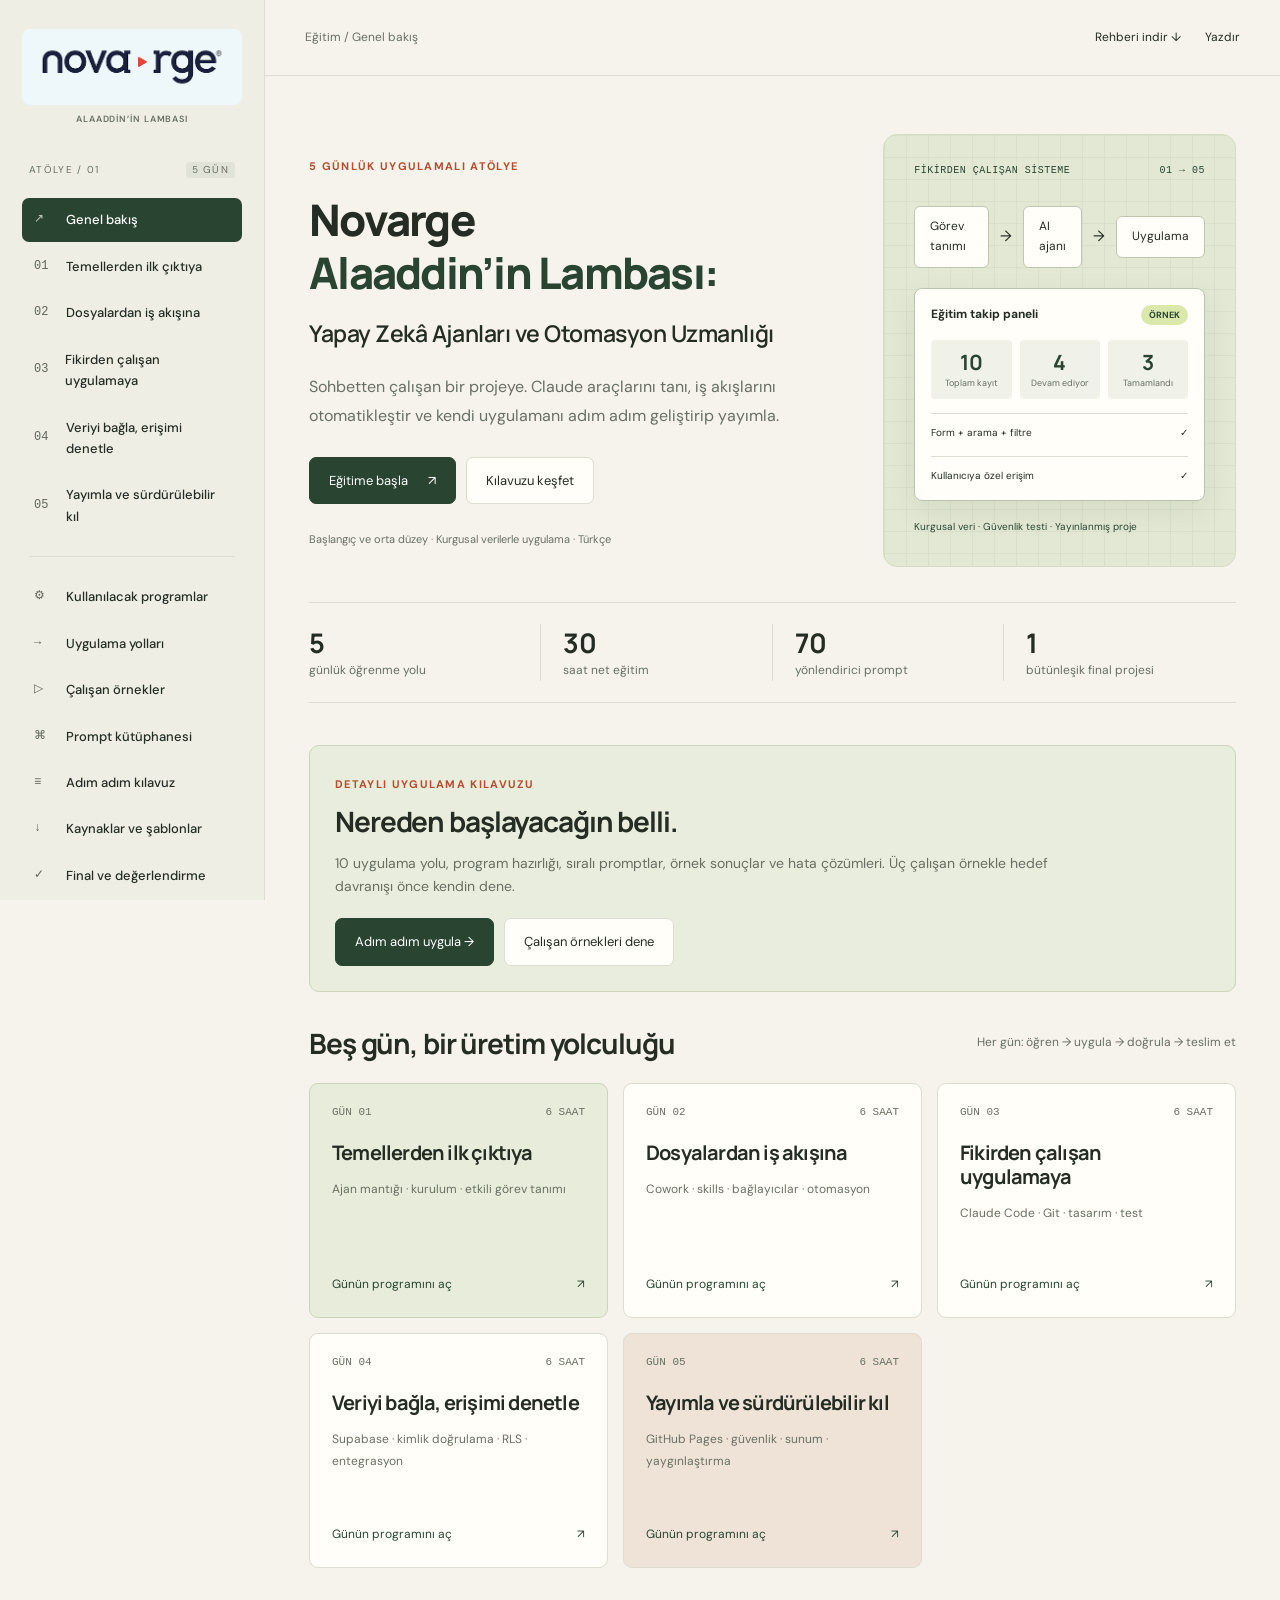
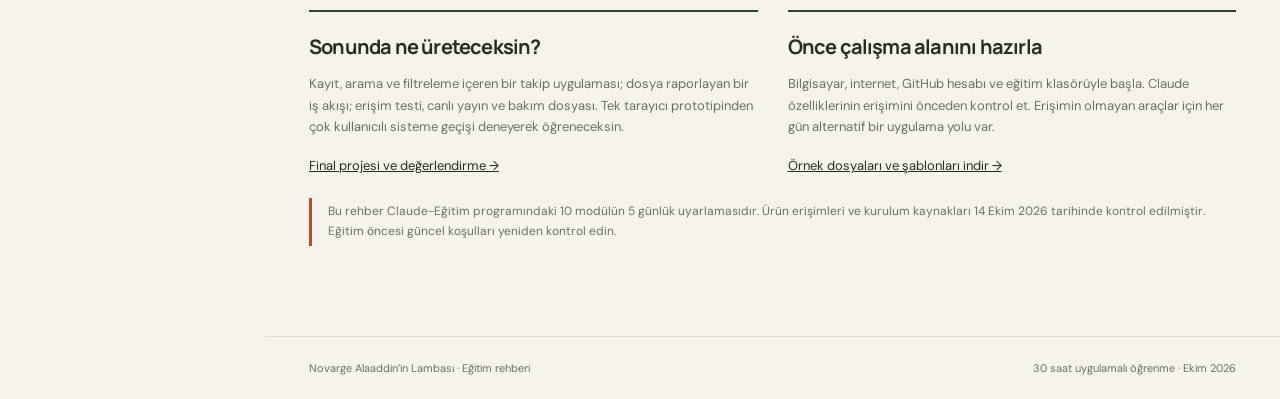
<file: index.html>
<!doctype html>
<html lang="tr">
<head>
<meta charset="utf-8"><meta name="viewport" content="width=device-width,initial-scale=1">
<meta name="theme-color" content="#f4f2e9"><meta name="description" content="Novarge Alaaddin’in Lambası: Yapay Zekâ Ajanları ve Otomasyon Uzmanlığı. 5 günlük eğitim, 70 yönlendirici prompt, 10 ayrıntılı uygulama yolu, program hazırlığı ve 3 çalışan örnek.">
<title>Novarge Alaaddin’in Lambası: Yapay Zekâ Ajanları ve Otomasyon Uzmanlığı</title>
<link rel="icon" href="assets/novarge-logo.png" type="image/png"><link rel="stylesheet" href="style.css?v=novarge-logo-3">
<script src="content.js?v=kilavuz-2" defer></script><script src="practical.js?v=kilavuz-2" defer></script><script src="practical-ui.js?v=kilavuz-2" defer></script><script src="app.js?v=kilavuz-2" defer></script>
</head>
<body>
<a class="skip" href="#main">İçeriğe geç</a>
<aside id="sidebar">
<a href="#genel" class="brand brand-with-logo" aria-label="Novarge Alaaddin’in Lambası ana sayfa"><img class="novarge-logo" src="assets/novarge-logo.png" alt="Novarge" width="447" height="447"><small>ALAADDİN’İN LAMBASI</small></a>
<div class="edition">ATÖLYE / 01 <span>5 GÜN</span></div>
<nav aria-label="Eğitim menüsü" id="nav"></nav>
<div class="sidebar-bottom"><div class="progress-title"><span>Çalışma ilerlemen</span><strong id="progress-text">0 / 20</strong></div><progress id="progress" max="20" value="0" aria-label="Tamamlanan kontrol maddeleri"></progress><p>İlerleme ve notlar bu tarayıcıda tutulur.</p><a href="https://github.com/gencbeyinlernet/alaattinklavuz" target="_blank" rel="noopener">GitHub deposu ↗</a></div>
</aside>
<div class="workspace">
<header class="topbar"><button id="menu-toggle" class="mobile-menu" aria-expanded="false" aria-controls="sidebar">☰ Menü</button><a class="mobile-logo" href="#genel" aria-label="Novarge ana sayfa"><img src="assets/novarge-logo.png" alt="Novarge" width="447" height="447"></a><span id="breadcrumb">Eğitim / Genel bakış</span><div class="top-actions"><a href="downloads/egitim-rehberi.md" download>Rehberi indir ↓</a><button id="print" class="text-button">Yazdır</button></div></header>
<main id="main" tabindex="-1"></main>
<footer><span>Novarge Alaaddin’in Lambası · Eğitim rehberi</span><span>30 saat uygulamalı öğrenme · Ekim 2026</span></footer>
</div>
<div id="toast" role="status" aria-live="polite"></div>
<noscript><p class="no-script">Etkileşimli rehber için JavaScript’i etkinleştirin veya <a href="downloads/egitim-rehberi.md">tam eğitim metnini indirin</a>.</p></noscript>
</body></html>
</file>
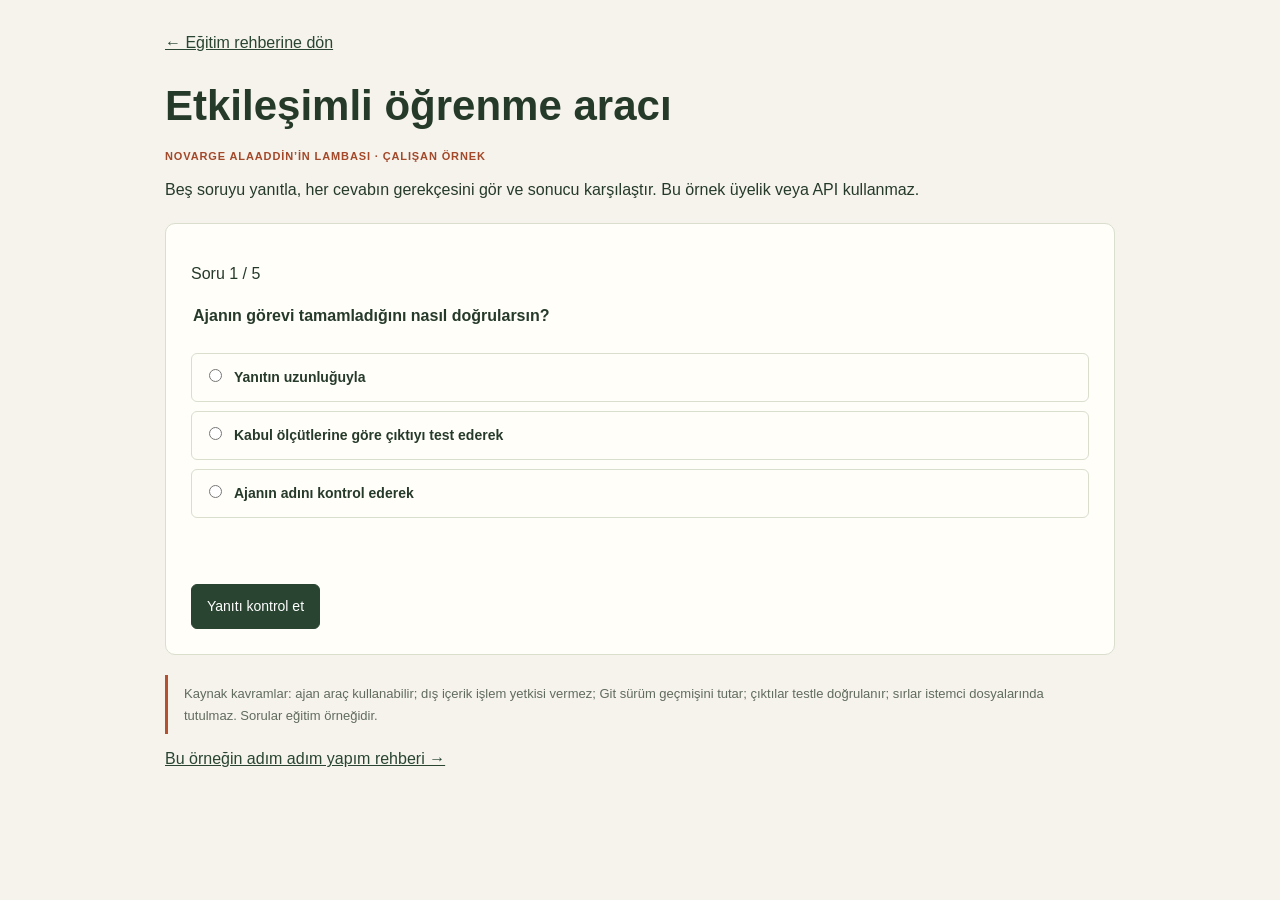
<file: examples/ogrenme.html>
<!doctype html><html lang="tr"><head><meta charset="utf-8"><meta name="viewport" content="width=device-width,initial-scale=1"><title>Çalışan öğrenme aracı | Novarge Alaaddin’in Lambası</title><link rel="stylesheet" href="demo.css"><script src="ogrenme.js" defer></script></head><body><main><a href="../index.html#ornekler">← Eğitim rehberine dön</a><h1>Etkileşimli öğrenme aracı</h1><p class="eyebrow">NOVARGE ALAADDİN’İN LAMBASI · ÇALIŞAN ÖRNEK</p><p>Beş soruyu yanıtla, her cevabın gerekçesini gör ve sonucu karşılaştır. Bu örnek üyelik veya API kullanmaz.</p><section class="panel" id="question"><p id="counter"></p><fieldset><legend id="question-text"></legend><div id="answers"></div></fieldset><div id="feedback" role="status" aria-live="polite"></div><div class="actions"><button id="check">Yanıtı kontrol et</button><button id="next" hidden>Sonraki soru</button></div></section><section class="panel" id="result" hidden><h2>Tamamladın</h2><p>Puanın: <strong id="score"></strong></p><button id="restart">Yeniden başlat</button></section><p class="notice">Kaynak kavramlar: ajan araç kullanabilir; dış içerik işlem yetkisi vermez; Git sürüm geçmişini tutar; çıktılar testle doğrulanır; sırlar istemci dosyalarında tutulmaz. Sorular eğitim örneğidir.</p><a href="../index.html#atolyeler/ogrenme-araci">Bu örneğin adım adım yapım rehberi →</a></main></body></html>
</file>
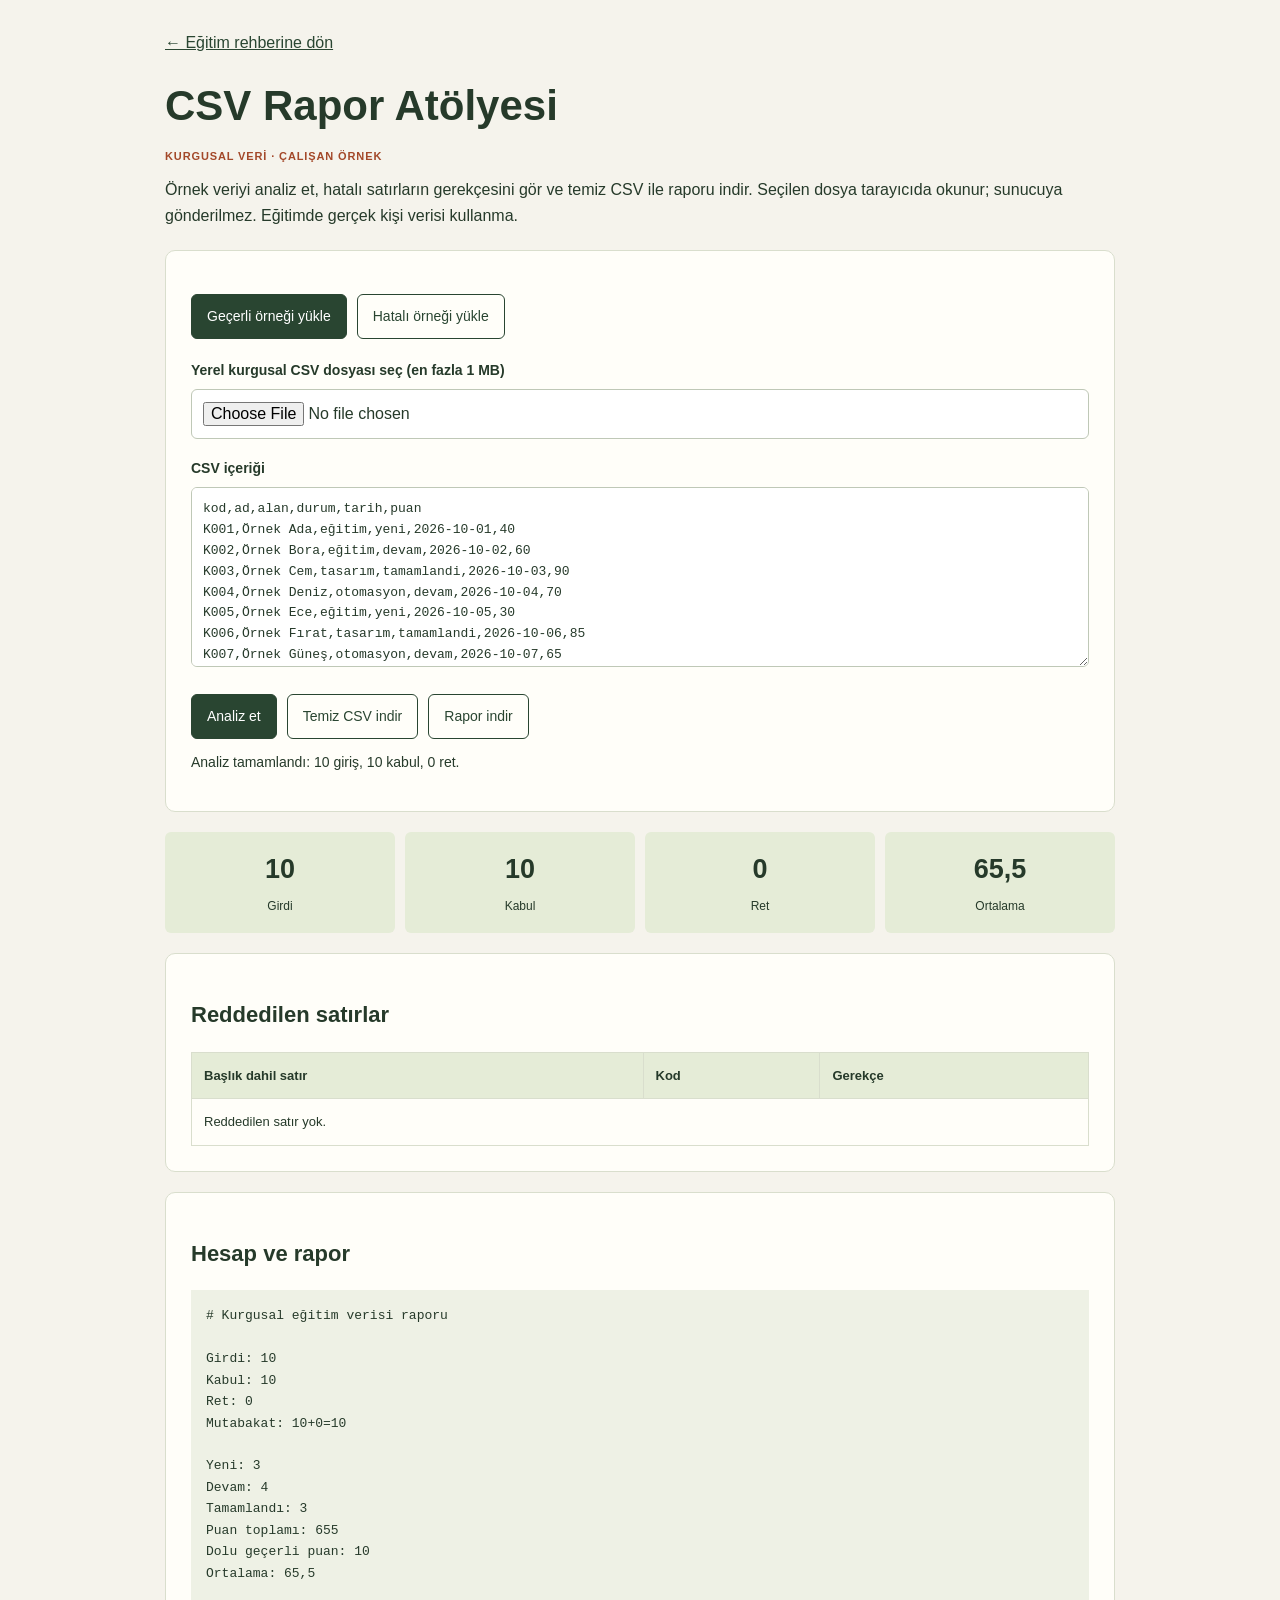
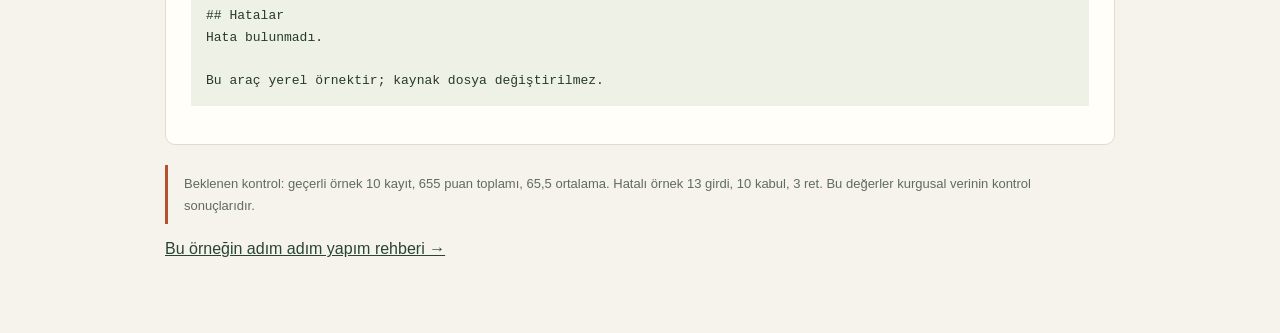
<file: examples/rapor.html>
<!doctype html><html lang="tr"><head><meta charset="utf-8"><meta name="viewport" content="width=device-width,initial-scale=1"><title>CSV Rapor Atölyesi | Novarge Alaaddin’in Lambası</title><link rel="stylesheet" href="demo.css"><script src="sample.js" defer></script><script src="csv-core.js" defer></script><script src="rapor.js" defer></script></head><body><main><a href="../index.html#ornekler">← Eğitim rehberine dön</a><h1>CSV Rapor Atölyesi</h1><p class="eyebrow">KURGUSAL VERİ · ÇALIŞAN ÖRNEK</p><p>Örnek veriyi analiz et, hatalı satırların gerekçesini gör ve temiz CSV ile raporu indir. Seçilen dosya tarayıcıda okunur; sunucuya gönderilmez. Eğitimde gerçek kişi verisi kullanma.</p><section class="panel"><div class="actions"><button id="load-valid">Geçerli örneği yükle</button><button id="load-invalid" class="secondary">Hatalı örneği yükle</button></div><label for="csv-file" style="margin-top:20px">Yerel kurgusal CSV dosyası seç (en fazla 1 MB)</label><input id="csv-file" type="file" accept=".csv,text/csv"><label for="csv-input" style="margin-top:18px">CSV içeriği</label><textarea id="csv-input" spellcheck="false"></textarea><div class="actions"><button id="analyse">Analiz et</button><button id="export-csv" class="secondary" disabled>Temiz CSV indir</button><button id="export-report" class="secondary" disabled>Rapor indir</button></div><div id="feedback" role="status" aria-live="polite"></div></section><section id="results" hidden><div class="stats" id="stats"></div><section class="panel"><h2>Reddedilen satırlar</h2><div class="table-wrap"><table><thead><tr><th>Başlık dahil satır</th><th>Kod</th><th>Gerekçe</th></tr></thead><tbody id="error-rows"></tbody></table></div></section><section class="panel"><h2>Hesap ve rapor</h2><pre id="report-preview"></pre></section></section><p class="notice">Beklenen kontrol: geçerli örnek 10 kayıt, 655 puan toplamı, 65,5 ortalama. Hatalı örnek 13 girdi, 10 kabul, 3 ret. Bu değerler kurgusal verinin kontrol sonuçlarıdır.</p><a href="../index.html#atolyeler/csv-rapor">Bu örneğin adım adım yapım rehberi →</a></main></body></html>
</file>
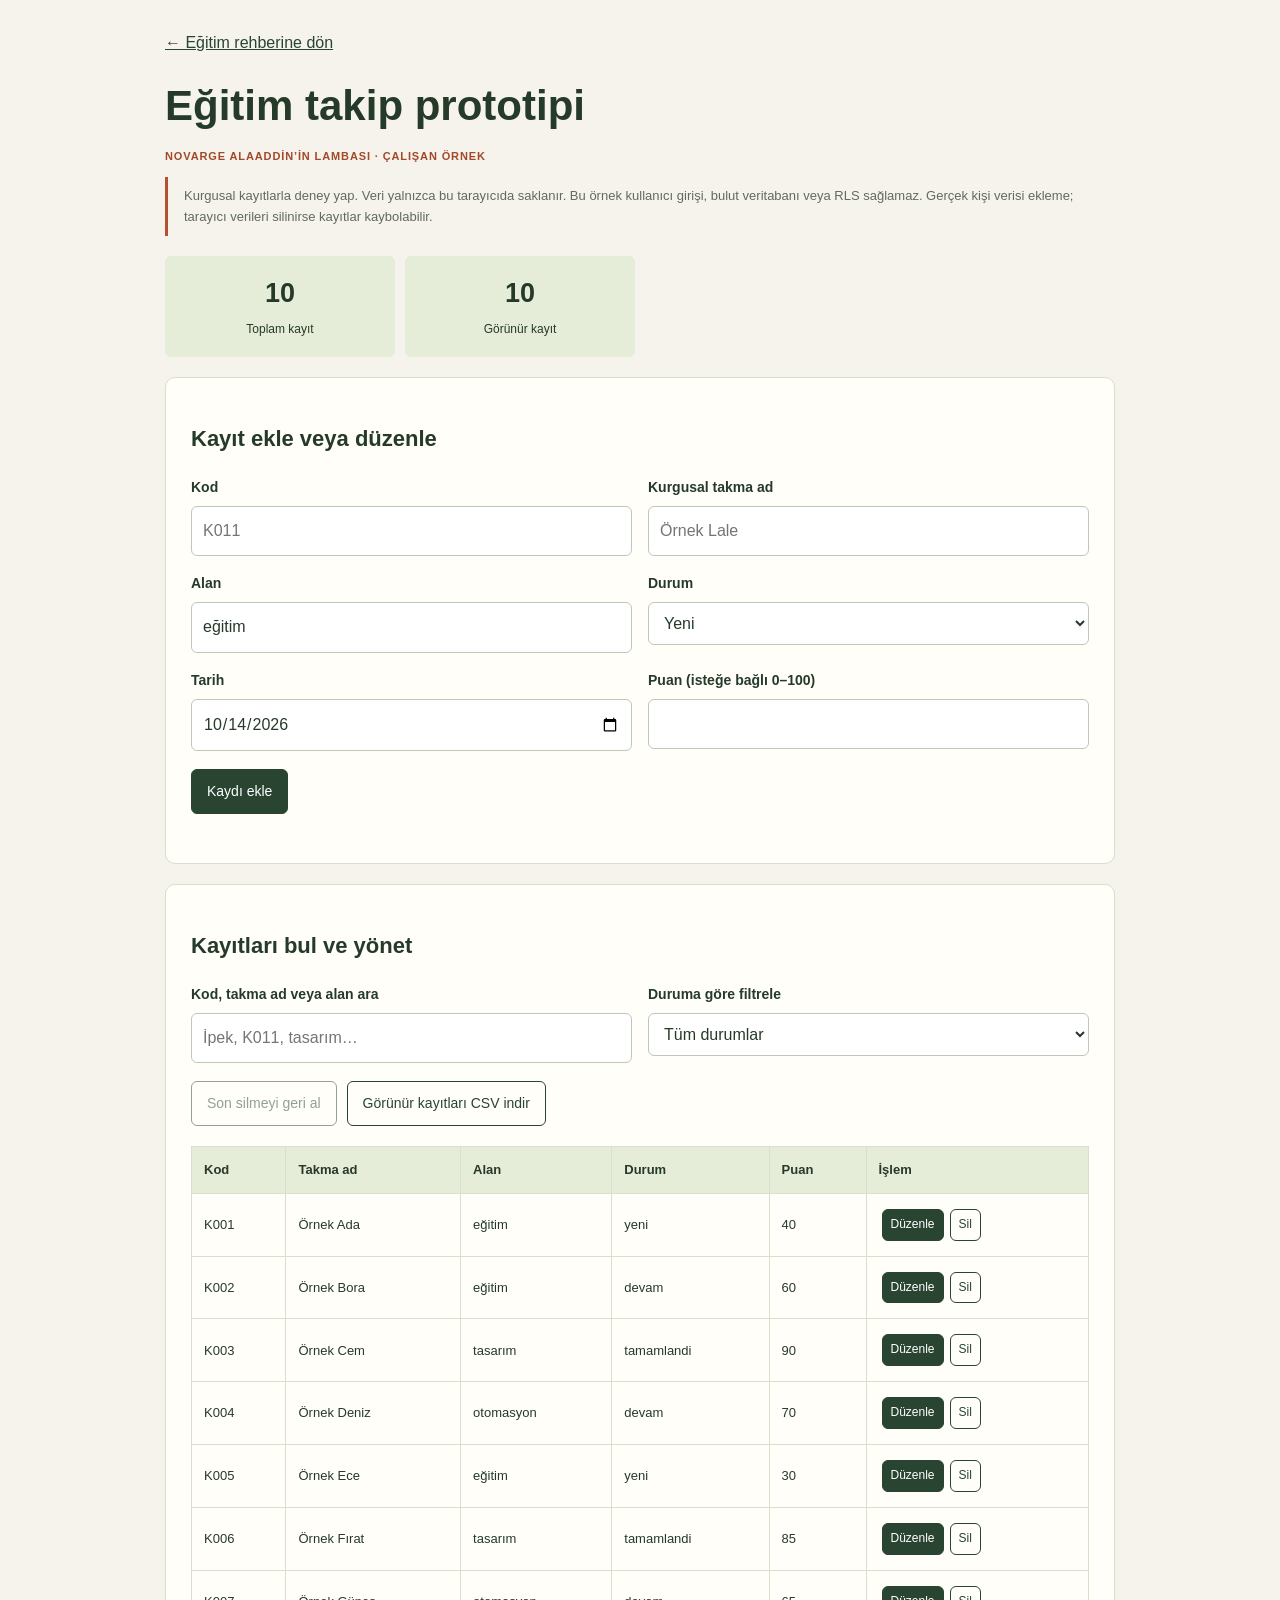
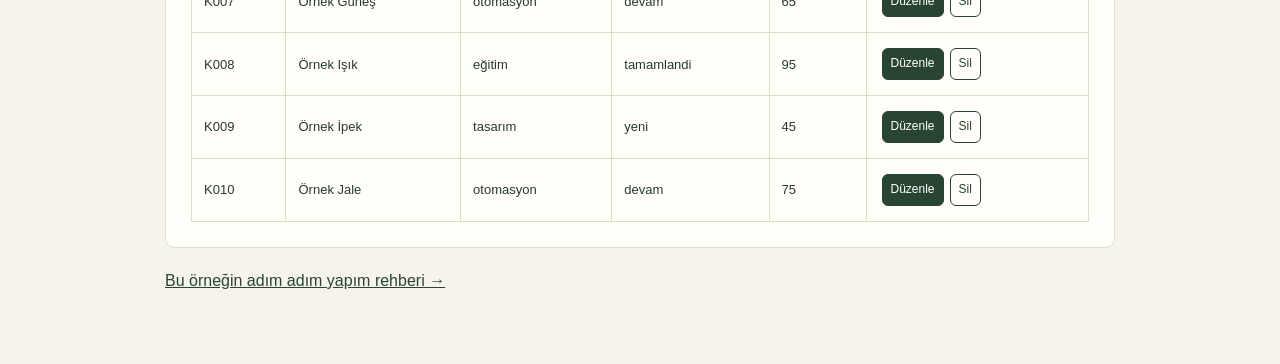
<file: examples/takip.html>
<!doctype html><html lang="tr"><head><meta charset="utf-8"><meta name="viewport" content="width=device-width,initial-scale=1"><title>Eğitim takip prototipi | Novarge Alaaddin’in Lambası</title><link rel="stylesheet" href="demo.css"><script src="sample.js" defer></script><script src="csv-core.js" defer></script><script src="takip.js" defer></script></head><body><main><a href="../index.html#ornekler">← Eğitim rehberine dön</a><h1>Eğitim takip prototipi</h1><p class="eyebrow">NOVARGE ALAADDİN’İN LAMBASI · ÇALIŞAN ÖRNEK</p><p class="notice">Kurgusal kayıtlarla deney yap. Veri yalnızca bu tarayıcıda saklanır. Bu örnek kullanıcı girişi, bulut veritabanı veya RLS sağlamaz. Gerçek kişi verisi ekleme; tarayıcı verileri silinirse kayıtlar kaybolabilir.</p><div class="stats"><div class="stat"><strong id="total">0</strong><span>Toplam kayıt</span></div><div class="stat"><strong id="visible-count">0</strong><span>Görünür kayıt</span></div></div><section class="panel" id="form-panel"><h2>Kayıt ekle veya düzenle</h2><form id="record-form" novalidate><div class="grid"><div><label for="kod">Kod</label><input id="kod" required maxlength="32" placeholder="K011"></div><div><label for="ad">Kurgusal takma ad</label><input id="ad" required maxlength="80" placeholder="Örnek Lale"></div><div><label for="alan">Alan</label><input id="alan" value="eğitim" maxlength="80"></div><div><label for="durum">Durum</label><select id="durum"><option value="yeni">Yeni</option><option value="devam">Devam</option><option value="tamamlandi">Tamamlandı</option></select></div><div><label for="tarih">Tarih</label><input id="tarih" type="date" required></div><div><label for="puan">Puan (isteğe bağlı 0–100)</label><input id="puan" type="number" min="0" max="100" step="1"></div></div><div class="actions"><button id="submit" type="submit">Kaydı ekle</button><button id="cancel-edit" type="button" class="secondary" hidden>Düzenlemeyi iptal et</button></div></form><div id="feedback" role="status" aria-live="polite"></div></section><section class="panel"><h2>Kayıtları bul ve yönet</h2><div class="grid"><div><label for="search">Kod, takma ad veya alan ara</label><input id="search" type="search" placeholder="İpek, K011, tasarım…"></div><div><label for="status-filter">Duruma göre filtrele</label><select id="status-filter"><option value="all">Tüm durumlar</option><option value="yeni">Yeni</option><option value="devam">Devam</option><option value="tamamlandi">Tamamlandı</option></select></div></div><div class="actions"><button id="undo" class="secondary" disabled>Son silmeyi geri al</button><button id="export" class="secondary">Görünür kayıtları CSV indir</button></div><div class="table-wrap" style="margin-top:20px"><table><thead><tr><th>Kod</th><th>Takma ad</th><th>Alan</th><th>Durum</th><th>Puan</th><th>İşlem</th></tr></thead><tbody id="rows"></tbody></table></div></section><a href="../index.html#atolyeler/takip-prototip">Bu örneğin adım adım yapım rehberi →</a></main></body></html>
</file>
<file: style.css>
@import url('https://fonts.googleapis.com/css2?family=DM+Sans:wght@400;500;600;700&family=Manrope:wght@400;500;600;700;800&display=swap');
:root{--bg:#f5f3ec;--paper:#fffef9;--ink:#242c23;--muted:#697063;--line:#dddcd1;--green:#294531;--lime:#dbe8ac;--orange:#b64d2c;--sidebar:265px}
*{box-sizing:border-box}body{margin:0;background:var(--bg);color:var(--ink);font:15px/1.65 'DM Sans',Arial,sans-serif}h1,h2,h3,h4{font-family:Manrope,Arial,sans-serif;line-height:1.2;letter-spacing:-.04em}h1{font-size:clamp(36px,4vw,60px);margin:16px 0 23px;font-weight:800}h2{font-size:28px;margin:0 0 22px}h3{font-size:20px;margin:0 0 14px}p{margin:0 0 16px}a{color:inherit;text-decoration:none}a:hover{text-decoration:underline}button,input,select,textarea{font:inherit}button,a,input,select,textarea{ -webkit-tap-highlight-color:transparent}button{cursor:pointer}button:focus-visible,a:focus-visible,input:focus-visible,select:focus-visible,textarea:focus-visible,summary:focus-visible{outline:3px solid var(--orange);outline-offset:4px}button{border:1px solid var(--line);background:var(--paper);color:var(--ink);border-radius:7px;padding:8px 14px}button:hover{background:var(--lime)}.skip{position:fixed;top:-100px;left:20px;z-index:99;background:var(--green);color:white;padding:12px}.skip:focus{top:10px}#sidebar{width:var(--sidebar);position:fixed;inset:0 auto 0 0;background:#eeeee4;border-right:1px solid var(--line);padding:29px 22px 20px;display:flex;flex-direction:column;z-index:20;overflow:auto}.brand{display:flex;align-items:center;gap:12px;font-size:14px;font-weight:800;letter-spacing:.03em}.brand small{display:block;font-size:9px;color:var(--muted);letter-spacing:.09em;font-weight:600;margin-top:3px}.brand-icon{font-size:34px;line-height:1;background:var(--lime);padding:4px 9px;border-radius:11px;color:var(--green)}.edition{font-size:10px;letter-spacing:.13em;margin:35px 7px 17px;color:var(--muted);display:flex;justify-content:space-between}.edition span{background:#e2e3d8;border-radius:4px;padding:0 6px}nav a{display:flex;padding:11px 12px;border-radius:7px;align-items:center;gap:13px;margin:3px 0;font-size:13px;font-weight:500}nav a:hover{background:#e3e6d9;text-decoration:none}nav a.active{background:var(--green);color:white}nav a .nav-num{font:12px/1.3 monospace;opacity:.7;width:19px}nav .divider{border-top:1px solid var(--line);margin:18px 7px}.sidebar-bottom{margin-top:auto;padding:30px 5px 0;font-size:11px;color:var(--muted)}.progress-title{display:flex;justify-content:space-between}.progress-title strong{color:var(--ink)}progress{width:100%;height:6px;margin:12px 0;border:0;border-radius:4px;accent-color:var(--green)}progress::-webkit-progress-bar{background:#d8dacd;border-radius:4px}progress::-webkit-progress-value{background:var(--green);border-radius:4px}.sidebar-bottom a{color:var(--green);font-size:12px}.workspace{margin-left:var(--sidebar)}.topbar{min-height:76px;border-bottom:1px solid var(--line);padding:20px 40px;display:flex;justify-content:space-between;align-items:center;font-size:12px;color:var(--muted);gap:20px}.top-actions{display:flex;gap:24px;align-items:center;color:var(--ink)}.text-button{border:0;background:none;padding:0;font-size:12px}.mobile-menu{display:none}main{padding:38px 44px 70px;max-width:1330px;margin:auto;min-height:80vh}footer{display:flex;justify-content:space-between;padding:22px 44px;border-top:1px solid var(--line);font-size:11px;color:var(--muted);gap:15px}.eyebrow{font-size:11px;letter-spacing:.12em;text-transform:uppercase;font-weight:700;color:var(--orange)}.hero{display:grid;grid-template-columns:1.3fr .85fr;gap:35px;align-items:center;padding:20px 0 35px}.hero h1{max-width:650px}.hero h1 em{font-style:normal;color:var(--green)}.hero-copy{max-width:620px;color:var(--muted);font-size:16px;line-height:1.8}.primary,.secondary{display:inline-flex;align-items:center;justify-content:center;border-radius:7px;padding:12px 19px;font-size:13px;gap:20px;min-height:47px}.primary{background:var(--green);color:white;border:1px solid var(--green)}.primary:hover{background:#1d3424;text-decoration:none}.secondary{border:1px solid var(--line);background:var(--paper)}.cta-row{display:flex;gap:10px;margin:26px 0}.hero-note{font-size:11px;color:var(--muted)}.blueprint{background:#e3e8d4;border-radius:14px;padding:30px;position:relative;overflow:hidden;min-height:318px;border:1px solid #d5dcc4}.blueprint:before{content:'';position:absolute;inset:0;background-image:linear-gradient(#b6c1a332 1px,transparent 1px),linear-gradient(90deg,#b6c1a332 1px,transparent 1px);background-size:22px 22px}.blueprint>*{position:relative}.blueprint-title{display:flex;justify-content:space-between;font:10px monospace;color:var(--green);letter-spacing:.05em}.flow-line{display:flex;gap:11px;margin:30px 0 20px;align-items:center}.flow-chip{background:var(--paper);padding:10px 15px;border:1px solid #bdc7ae;font-size:12px;border-radius:6px}.mini-app{background:var(--paper);border:1px solid #b8c5ae;border-radius:8px;box-shadow:0 10px 30px #263a2514;padding:16px}.mini-app-head{display:flex;justify-content:space-between;align-items:center;font-size:12px;font-weight:700;margin-bottom:15px}.mini-app-head span{font-size:9px;color:var(--green);background:var(--lime);padding:3px 8px;border-radius:10px}.mini-data{display:grid;grid-template-columns:1fr 1fr 1fr;gap:8px}.mini-data div{background:#f0f1e8;border-radius:4px;text-align:center;padding:8px;font-size:9px;color:var(--muted)}.mini-data strong{font:700 21px Manrope;display:block;color:var(--green)}.mini-row{display:flex;justify-content:space-between;border-top:1px solid var(--line);font-size:10px;margin-top:14px;padding-top:11px}.mini-caption{font-size:10px;color:var(--green);margin-top:18px}.stats{display:grid;grid-template-columns:repeat(4,1fr);border-top:1px solid var(--line);border-bottom:1px solid var(--line);margin:0 0 42px;padding:21px 0}.stat{border-right:1px solid var(--line);padding:0 22px}.stat:first-child{padding-left:0}.stat:last-child{border:0}.stat strong{font:700 27px Manrope}.stat span{display:block;font-size:12px;color:var(--muted)}.section-head{display:flex;justify-content:space-between;align-items:center;gap:20px;margin:10px 0 23px}.section-head h2{margin:0}.section-head p{margin:0;font-size:12px;color:var(--muted)}.day-grid{display:grid;grid-template-columns:repeat(3,1fr);gap:15px}.day-card{display:flex;flex-direction:column;border:1px solid var(--line);background:var(--paper);border-radius:9px;padding:22px;min-height:235px}.day-card:hover{border-color:var(--green);text-decoration:none}.day-card .day-top{display:flex;justify-content:space-between;font:11px monospace;margin-bottom:23px;color:var(--muted)}.day-card h3{font-size:20px}.day-card p{font-size:12px;color:var(--muted);line-height:1.8;margin-bottom:23px}.day-card .card-link{margin-top:auto;font-size:12px;color:var(--green);display:flex;justify-content:space-between}.day-card:first-child{background:#e7edda;border-color:#cbd4ba}.day-card:last-child{background:#efe3d7}.bottom-grid{display:grid;grid-template-columns:1fr 1fr;gap:30px;margin-top:42px}.simple-panel{border-top:2px solid var(--green);padding-top:23px}.simple-panel p{font-size:13px;color:var(--muted)}.simple-panel a{font-size:13px;text-decoration:underline}.tag{display:inline-block;border:1px solid var(--line);padding:3px 10px;border-radius:5px;font-size:11px;color:var(--muted);margin:0 6px 7px 0}.page-intro{max-width:860px;margin:10px 0 30px}.page-intro h1{font-size:clamp(32px,3.6vw,48px)}.page-intro p{color:var(--muted);font-size:15px}.page-intro .tag{background:var(--paper)}.subnav{display:flex;gap:10px;flex-wrap:wrap;margin:25px 0 32px}.subnav a{padding:7px 12px;border:1px solid var(--line);border-radius:6px;background:var(--paper);font-size:12px}.content-section{margin:35px 0}.outcomes{display:grid;grid-template-columns:1fr 1fr;gap:12px;list-style:none;padding:0}.outcomes li{font-size:13px;padding:13px 18px;background:#e8eddc;border-radius:7px}.outcomes li:before{content:'↗';margin-right:12px;color:var(--green)}.schedule{border:1px solid var(--line);border-radius:9px;overflow:hidden;background:var(--paper)}.session{display:grid;grid-template-columns:115px 1fr;gap:20px;border-bottom:1px solid var(--line);padding:20px}.session:last-child{border:0}.session time{font-size:12px;font-weight:600;color:var(--green)}.session time small{display:block;color:var(--muted);font-weight:400}.session h3{font-size:16px;margin-bottom:7px;letter-spacing:-.02em}.session p{font-size:13px;color:var(--muted);margin:0}.notice{border-left:3px solid var(--orange);padding:4px 16px;margin:20px 0;font-size:12px;color:var(--muted)}.lab{margin:17px 0;padding:25px;border:1px solid var(--line);border-radius:9px;background:var(--paper)}.lab-header{display:flex;justify-content:space-between;gap:15px}.lab-header .tag{white-space:nowrap;align-self:start}.lab ol{padding-left:22px;font-size:14px}.lab li{padding:4px 0 8px 4px}.lab-meta{display:grid;grid-template-columns:1fr 1fr;gap:20px;padding-top:15px;border-top:1px solid var(--line);font-size:12px}.lab-meta strong{display:block;margin-bottom:6px;color:var(--green)}.lab-meta p{margin:0;color:var(--muted)}details{border:1px solid var(--line);border-radius:8px;background:var(--paper);margin:12px 0}summary{padding:17px 20px;cursor:pointer;list-style:none;display:flex;justify-content:space-between;gap:15px;font-weight:600}summary:after{content:'+';font-size:20px;font-weight:400}details[open] summary:after{content:'−'}summary small{font-size:10px;font-weight:500;color:var(--muted);display:block;margin-top:5px}details[open] summary{border-bottom:1px solid var(--line)}.detail-body{padding:20px}.prompt-text{font:13px/1.9 'DM Sans',Arial,sans-serif;white-space:pre-wrap;margin:0 0 18px;background:#f1f3e9;padding:18px;border-radius:6px}.detail-body p{font-size:14px}.detail-body .check-result{font-size:12px;color:var(--green)}.copy{font-size:12px}.checklist{background:#e7edda;padding:22px;border-radius:9px}.checklist label{display:flex;align-items:start;gap:12px;font-size:13px;padding:8px 0;cursor:pointer}.checklist input{accent-color:var(--green);margin-top:5px;width:16px;height:16px;flex-shrink:0}.notes-label{display:block;font-size:13px;margin:20px 0 9px}.notes{width:100%;min-height:110px;background:var(--paper);border:1px solid var(--line);border-radius:7px;padding:15px;resize:vertical}.note-help{font-size:11px;color:var(--muted);margin:6px 0 15px}.quiz-item{padding:20px;border-bottom:1px solid var(--line)}.quiz-item:last-child{border:0}.quiz-item>p{font-weight:600;font-size:14px}.quiz-item label{display:block;font-size:13px;padding:5px}.quiz-item input{accent-color:var(--green);margin-right:8px}.quiz-feedback{font-size:12px;margin-top:10px;color:var(--green)}.quiz-feedback.wrong{color:#a13e28}.searchbar{display:flex;gap:12px;margin:22px 0}.searchbar input{width:100%;padding:12px 15px;border:1px solid var(--line);border-radius:7px;background:var(--paper)}.searchbar select{max-width:220px;border:1px solid var(--line);border-radius:7px;padding:10px;background:var(--paper)}.result-count{font-size:12px;color:var(--muted);margin:15px 0}.download-grid{display:grid;grid-template-columns:repeat(2,1fr);gap:13px}.download-card{padding:20px;border:1px solid var(--line);background:var(--paper);border-radius:8px}.download-card h3{font-size:17px}.download-card p{font-size:12px;color:var(--muted)}.download-card a{font-size:12px;color:var(--green);text-decoration:underline}.rubric{width:100%;border-collapse:collapse;background:var(--paper);font-size:13px}.rubric th,.rubric td{text-align:left;border:1px solid var(--line);padding:14px}.rubric th{background:#e5ead8}.rubric td:nth-child(2){width:65px;text-align:center;font-weight:700}.score-guide{display:flex;gap:20px;flex-wrap:wrap;font-size:12px;margin-top:15px}.resource-links{list-style:none;padding:0}.resource-links li{padding:11px 0;border-bottom:1px solid var(--line);font-size:13px}.resource-links a{color:var(--green)}.resource-links a:after{content:' ↗'}.week{display:grid;grid-template-columns:70px 1fr;gap:20px;padding:22px 0;border-bottom:1px solid var(--line)}.week strong{color:var(--orange)}.week p{font-size:14px;color:var(--muted)}.week h3{font-size:18px}.page-pager{display:flex;justify-content:space-between;margin-top:45px;border-top:1px solid var(--line);padding-top:25px;gap:15px}.page-pager a{font-size:13px;color:var(--green)}.glossary{display:grid;grid-template-columns:1fr 1fr;gap:18px}.glossary dt{font-weight:600;font-size:14px}.glossary dd{font-size:12px;color:var(--muted);margin:5px 0}.empty{padding:35px;background:var(--paper);border:1px dashed var(--line);border-radius:8px;color:var(--muted)}#toast{position:fixed;bottom:24px;left:calc(var(--sidebar) + 24px);background:var(--green);color:white;padding:11px 18px;border-radius:7px;font-size:13px;opacity:0;pointer-events:none;transition:opacity .2s;z-index:40}#toast.show{opacity:1}.no-script{padding:30px;margin-left:var(--sidebar)}
main:focus{outline:none}
[hidden]{display:none!important}.guide-entry{border:1px solid #cbd5b9;background:#e8eddd;border-radius:10px;padding:25px;margin:0 0 35px}.guide-entry h2{margin:10px 0 13px}.guide-entry p{max-width:720px;font-size:14px;color:var(--muted)}.guide-entry .cta-row{margin:20px 0 0}.program-grid{display:grid;grid-template-columns:1fr 1fr;gap:18px}.program-card{border:1px solid var(--line);border-radius:9px;padding:25px;background:var(--paper);scroll-margin-top:20px}.program-card h2{font-size:22px;margin:8px 0}.program-card h3{font-size:16px;margin:22px 0 10px}.program-card p,.program-card li{font-size:13px}.program-card li{margin-bottom:10px}.program-kind{color:var(--orange)}.program-card ol{padding-left:22px}.check-result{color:var(--green)}.workshop-grid{display:grid;grid-template-columns:1fr 1fr;gap:16px}.workshop-card{display:flex;flex-direction:column;border:1px solid var(--line);background:var(--paper);border-radius:9px;padding:23px;min-height:230px}.workshop-card:hover{text-decoration:none;border-color:var(--green)}.workshop-card h3{margin:14px 0;font-size:21px}.workshop-card p{font-size:13px;color:var(--muted)}.workshop-card>div{margin-top:auto;display:flex;justify-content:space-between;gap:15px;font-size:11px}.workshop-card strong{color:var(--green)}.setup-box{background:#e8eddd;padding:24px;border-radius:9px}.setup-box h3{font-size:17px}.tool-links{display:flex;gap:10px;flex-wrap:wrap;margin:15px 0 24px}.tool-links a{background:var(--paper);border:1px solid #cbd5b9;border-radius:5px;padding:8px 11px;font-size:12px}.setup-box li{font-size:13px;margin:8px 0}.guided-step{display:grid;grid-template-columns:44px 1fr;gap:18px;margin:22px 0}.step-number{width:39px;height:39px;border-radius:50%;display:flex;align-items:center;justify-content:center;font-weight:700;background:var(--green);color:white}.step-body{border:1px solid var(--line);background:var(--paper);padding:24px;border-radius:9px;min-width:0}.step-body h3{font-size:20px}.step-body p{font-size:14px}.step-prompt{border-top:1px solid var(--line);padding-top:17px;margin:20px 0}.step-prompt h4{font-size:16px;margin:8px 0 14px;letter-spacing:-.02em}.step-expected{color:var(--green);font-size:12px!important;margin-bottom:0}.example-output{font:13px/1.8 monospace;background:#e9eddc;border-radius:8px;padding:22px;white-space:pre-wrap;overflow-wrap:anywhere}.table-wrap{overflow-x:auto}.table-wrap .rubric td:nth-child(2){width:auto;text-align:left;font-weight:400}.table-wrap td{overflow-wrap:anywhere}.demo-grid{display:grid;grid-template-columns:1fr;gap:18px}.demo-card{background:var(--paper);border:1px solid var(--line);border-radius:10px;padding:26px}.demo-card h2{font-size:25px;margin:13px 0}.demo-card p{color:var(--muted);max-width:800px}.demo-card .cta-row{margin:19px 0 0}
@media(max-width:800px){.program-grid,.workshop-grid{grid-template-columns:1fr}.guided-step{grid-template-columns:30px 1fr;gap:10px}.step-number{width:28px;height:28px;font-size:12px}.step-body{padding:18px}.step-body h3{font-size:18px}.step-body .prompt-text{padding:13px}.workshop-card>div{flex-direction:column;gap:7px}.program-card{padding:22px}.table-wrap .rubric{min-width:320px}.guide-entry{padding:22px}}
.hero h1.course-title{font-size:clamp(32px,3.4vw,48px);line-height:1.22}.course-title em{display:block}.course-title>span{display:block;font-size:clamp(19px,1.8vw,25px);line-height:1.45;font-weight:600;letter-spacing:-.02em;margin-top:17px}
@media(min-width:1500px){:root{--sidebar:280px}main{padding-top:48px}.hero{gap:60px}.blueprint{padding:35px}}
@media(max-width:1100px){:root{--sidebar:230px}#sidebar{padding:25px 15px}.brand{font-size:12px}.brand small{font-size:8px}main{padding:30px}.topbar{padding:20px 30px}.hero{gap:24px;grid-template-columns:1.3fr .8fr}.blueprint{padding:20px}.flow-chip{padding:8px;font-size:10px}.day-grid{grid-template-columns:repeat(2,1fr)}}
@media(max-width:800px){:root{--sidebar:0px}#sidebar{width:265px;transform:translateX(-100%);transition:transform .2s;box-shadow:10px 0 40px #0002}#sidebar.open{transform:translateX(0)}.mobile-menu{display:block;font-size:12px;padding:6px 10px}.workspace{margin:0}.topbar{padding:15px 20px;min-height:65px;gap:10px}#breadcrumb{display:none}.top-actions{gap:18px}main{padding:26px 22px 45px}.hero{grid-template-columns:1fr;padding-top:10px;gap:20px}.hero h1{max-width:600px}.hero-copy{font-size:15px}.blueprint{min-height:280px;max-width:650px}.flow-line{margin:22px 0 15px}.flow-chip{padding:9px 18px;font-size:12px}.stats{margin:24px 0 30px}.stat{padding:0 12px}.stat strong{font-size:23px}.stat span{font-size:10px}.day-grid{grid-template-columns:repeat(2,1fr)}.day-card{padding:19px;min-height:215px}.section-head{align-items:start;flex-direction:column;gap:8px}.bottom-grid{gap:25px}.outcomes{grid-template-columns:1fr}.lab-meta{grid-template-columns:1fr}.searchbar{flex-direction:column}.searchbar select{max-width:none}.download-grid{grid-template-columns:1fr}.glossary{grid-template-columns:1fr}footer{padding:20px 22px;flex-direction:column;gap:7px}#toast{left:22px;right:22px}.rubric{font-size:12px}.rubric th,.rubric td{padding:10px}.session{grid-template-columns:90px 1fr;padding:17px;gap:13px}}
@media(max-width:450px){.day-grid,.bottom-grid{grid-template-columns:1fr}.day-card{min-height:185px}.day-card .day-top{margin-bottom:15px}.hero h1{font-size:39px}.cta-row{flex-direction:column;align-items:stretch}.stats{grid-template-columns:1fr 1fr;gap:18px}.stat:nth-child(2){border:0}.stat:nth-child(3){padding-left:0}.lab{padding:19px}.lab-header{flex-direction:column;gap:0}.session{grid-template-columns:1fr;gap:8px}.session time small{display:inline;margin-left:12px}.week{grid-template-columns:1fr;gap:8px}}
@media print{#sidebar,.topbar,footer,.subnav,.copy,.page-pager,.notes,.notes-label,.note-help,.mobile-menu,#toast,.cta-row,.searchbar,.quiz-item button{display:none!important}.workspace{margin:0}body{background:white;color:black;font:11pt/1.4 Arial}main{max-width:none;padding:0}h1{font-size:27pt}h2{font-size:20pt}.page-intro h1{font-size:26pt}.day-grid{grid-template-columns:1fr 1fr}.hero{grid-template-columns:1fr}.blueprint{display:none}details{break-inside:avoid}.lab,.session,.day-card{break-inside:avoid}.detail-body{display:block!important}.outcomes li,.checklist,.prompt-text{background:#eee}a{text-decoration:none}.print-only{display:block}summary{padding:12px}.content-section{margin:25px 0}}

.brand.brand-with-logo{display:flex;flex-direction:column;align-items:stretch;gap:7px}.novarge-logo{display:block;width:100%;height:76px;object-fit:cover;object-position:center;border-radius:8px}.brand-with-logo small{text-align:center;font-size:9px;letter-spacing:.1em;margin-top:0}.mobile-logo{display:none}.mobile-logo img{display:block;width:88px;height:30px;object-fit:cover;object-position:center;border-radius:4px}@media(max-width:800px){.mobile-logo{display:block;flex-shrink:0}.topbar{gap:9px}.top-actions{gap:12px;font-size:11px}.mobile-menu{padding:6px 8px;white-space:nowrap}}
</file>
<file: examples/demo.css>
:root{--bg:#f5f3ec;--ink:#263a2a;--line:#d9decd;--green:#294531;--paper:#fffef9}*{box-sizing:border-box}body{margin:0;background:var(--bg);color:var(--ink);font:16px/1.65 Arial,sans-serif}main{max-width:1000px;margin:auto;padding:30px 25px 70px}a{color:var(--green)}h1{font-size:clamp(28px,4vw,42px);line-height:1.2;margin:25px 0 15px}h2{font-size:22px}h3{font-size:18px}p{margin:12px 0}.eyebrow{font-size:11px;letter-spacing:.08em;color:#a34829;font-weight:700}.notice{border-left:3px solid #b45130;padding:8px 16px;font-size:13px;color:#616b5e}.panel{background:var(--paper);border:1px solid var(--line);border-radius:10px;padding:25px;margin:20px 0}label{display:block;font-size:14px;font-weight:600;margin-bottom:7px}input,select,textarea,button{font:inherit}input,select,textarea{width:100%;border:1px solid #bfc8b7;padding:11px;border-radius:6px;background:white;color:var(--ink)}textarea{min-height:180px;font:13px/1.6 monospace}button,.button{display:inline-block;border:1px solid var(--green);border-radius:6px;padding:10px 15px;background:var(--green);color:white;font-size:14px;cursor:pointer;text-decoration:none}button.secondary{background:var(--paper);color:var(--green)}button:disabled{opacity:.5;cursor:default}button:hover:not(:disabled){filter:brightness(.92)}button:focus-visible,a:focus-visible,input:focus-visible,textarea:focus-visible,select:focus-visible{outline:3px solid #b45130;outline-offset:3px}.actions{display:flex;flex-wrap:wrap;gap:10px;margin-top:18px}.grid{display:grid;grid-template-columns:1fr 1fr;gap:16px}.stats{display:grid;grid-template-columns:repeat(4,1fr);gap:10px;margin:20px 0}.stat{background:#e5ecd7;border-radius:6px;padding:15px;text-align:center}.stat strong{display:block;font-size:27px}.stat span{font-size:12px}.table-wrap{overflow-x:auto}table{width:100%;border-collapse:collapse;font-size:13px}th,td{text-align:left;padding:12px;border:1px solid var(--line)}th{background:#e5ecd7}td button{font-size:12px;padding:5px 8px;margin:3px}pre{white-space:pre-wrap;overflow-wrap:anywhere;background:#eef1e5;padding:15px;font-size:13px}#feedback{padding:12px 0;font-size:14px}#feedback.error,.error{color:#a63722}fieldset{border:0;padding:0;margin:15px 0}legend{font-weight:700;margin-bottom:15px}.answer{border:1px solid var(--line);border-radius:6px;padding:12px;margin:9px 0;cursor:pointer}.answer input{width:auto;margin-right:12px}.answer.selected{background:#e5ecd7}small{font-size:12px;color:#616b5e}[hidden]{display:none!important}@media(max-width:650px){main{padding:22px 18px 45px}.grid{grid-template-columns:1fr}.stats{grid-template-columns:1fr 1fr}.panel{padding:20px}th,td{padding:9px}.actions{gap:8px}}
</file>
